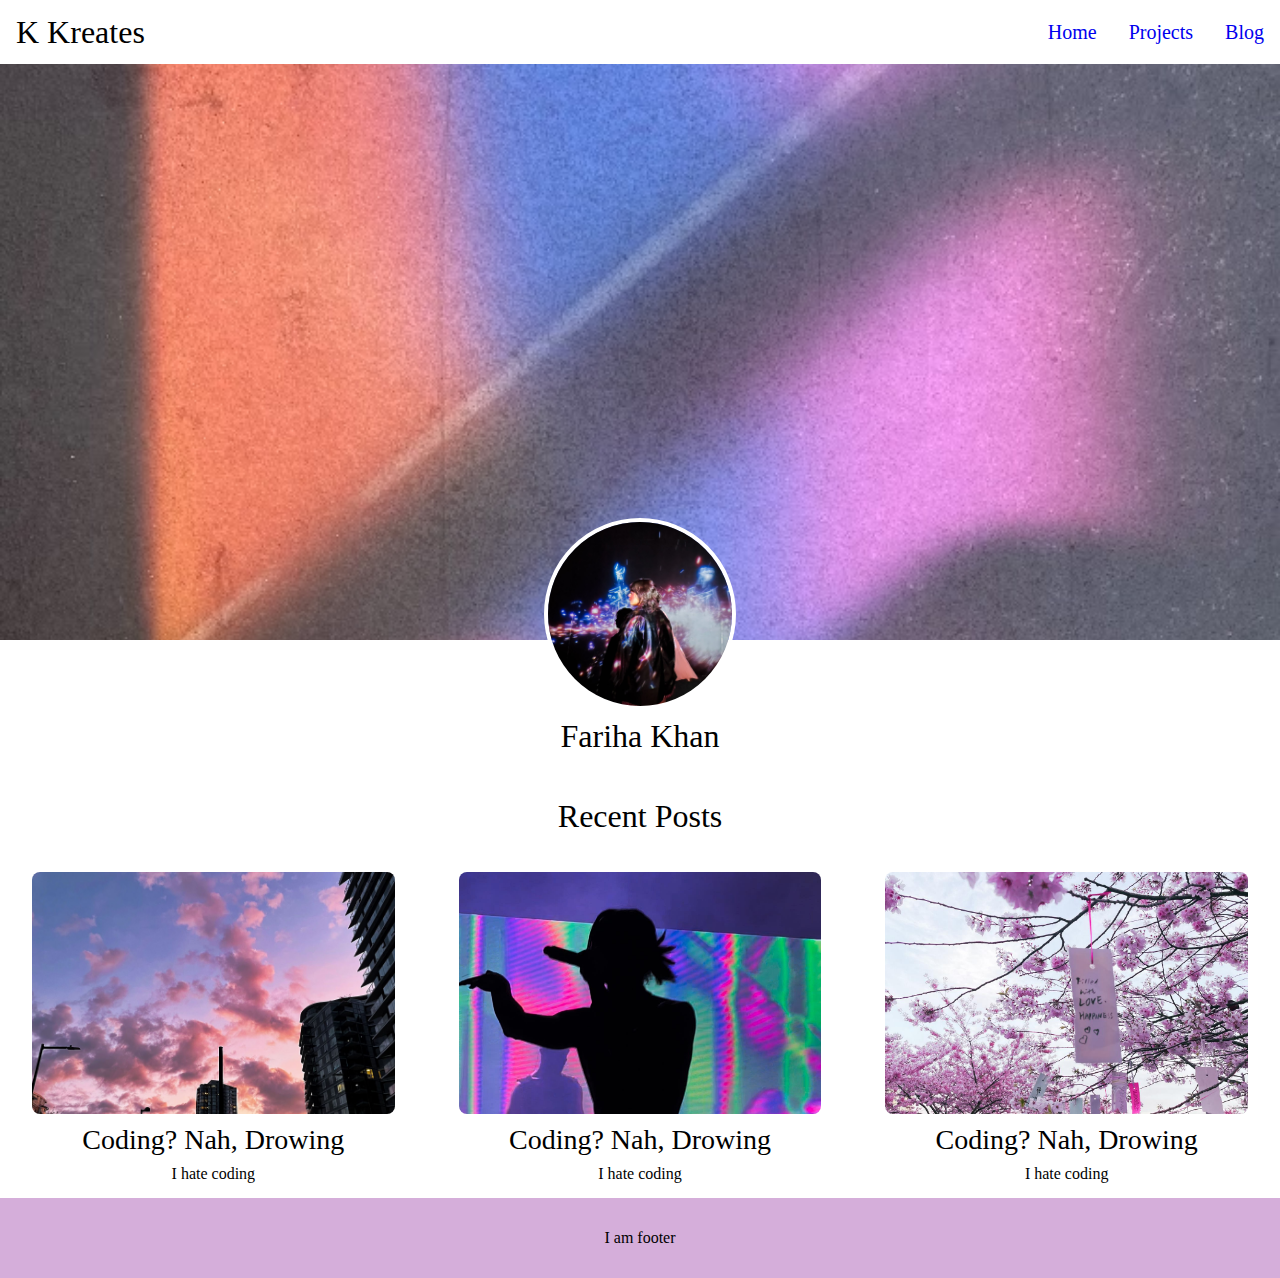
<file: index.html>
<!DOCTYPE html>
<html lang="en">
<head>
    <meta charset="UTF-8">
    <meta name="viewport" content="width=device-width, initial-scale=1.0">
    <title>K Kreates</title>
    <link rel="stylesheet" href="css/reset.css">
    <link rel="stylesheet" href="css/styles.css">
</head>
<body>
    <header class="site-header">
        <div class="site-header__container">
            <h1>K Kreates</h1>

            <nav class="site-nav">
                <ul>
                    <li><a href="#">Home</a></li>
                    <li><a href="#">Projects</a></li>
                    <li><a href="#">Blog</a></li>
                </ul>
            </nav>
        </div>
    </header>

    <main>
        <section class="site-cover">
            <div class="site-profile">
                <img class="site-profile__pic" src="/images/profile-image.jpg">
                <h2 class="site-profile__name">Fariha Khan</h2>
            </div>
        </section>


        <section class="posts">
            <h2>Recent Posts</h2>

            <div class="posts__content">
                <div class="posts__card">
                    <img src="images/post-2.jpg">
                    <h3>Coding? Nah, Drowing</h3>
                    <p>I hate coding</p>
                </div>

                <div class="posts__card">
                    <img src="images/post-1.JPG">
                    <h3>Coding? Nah, Drowing</h3>
                    <p>I hate coding</p>
                </div>

                <div class="posts__card">
                    <img src="images/post-3.jpg">
                    <h3>Coding? Nah, Drowing</h3>
                    <p>I hate coding</p>
                </div>
            </div>
        </section>
    </main>
    <footer class="site-footer">
        <p>I am footer</p>
    </footer>
</body>
</html>
</file>
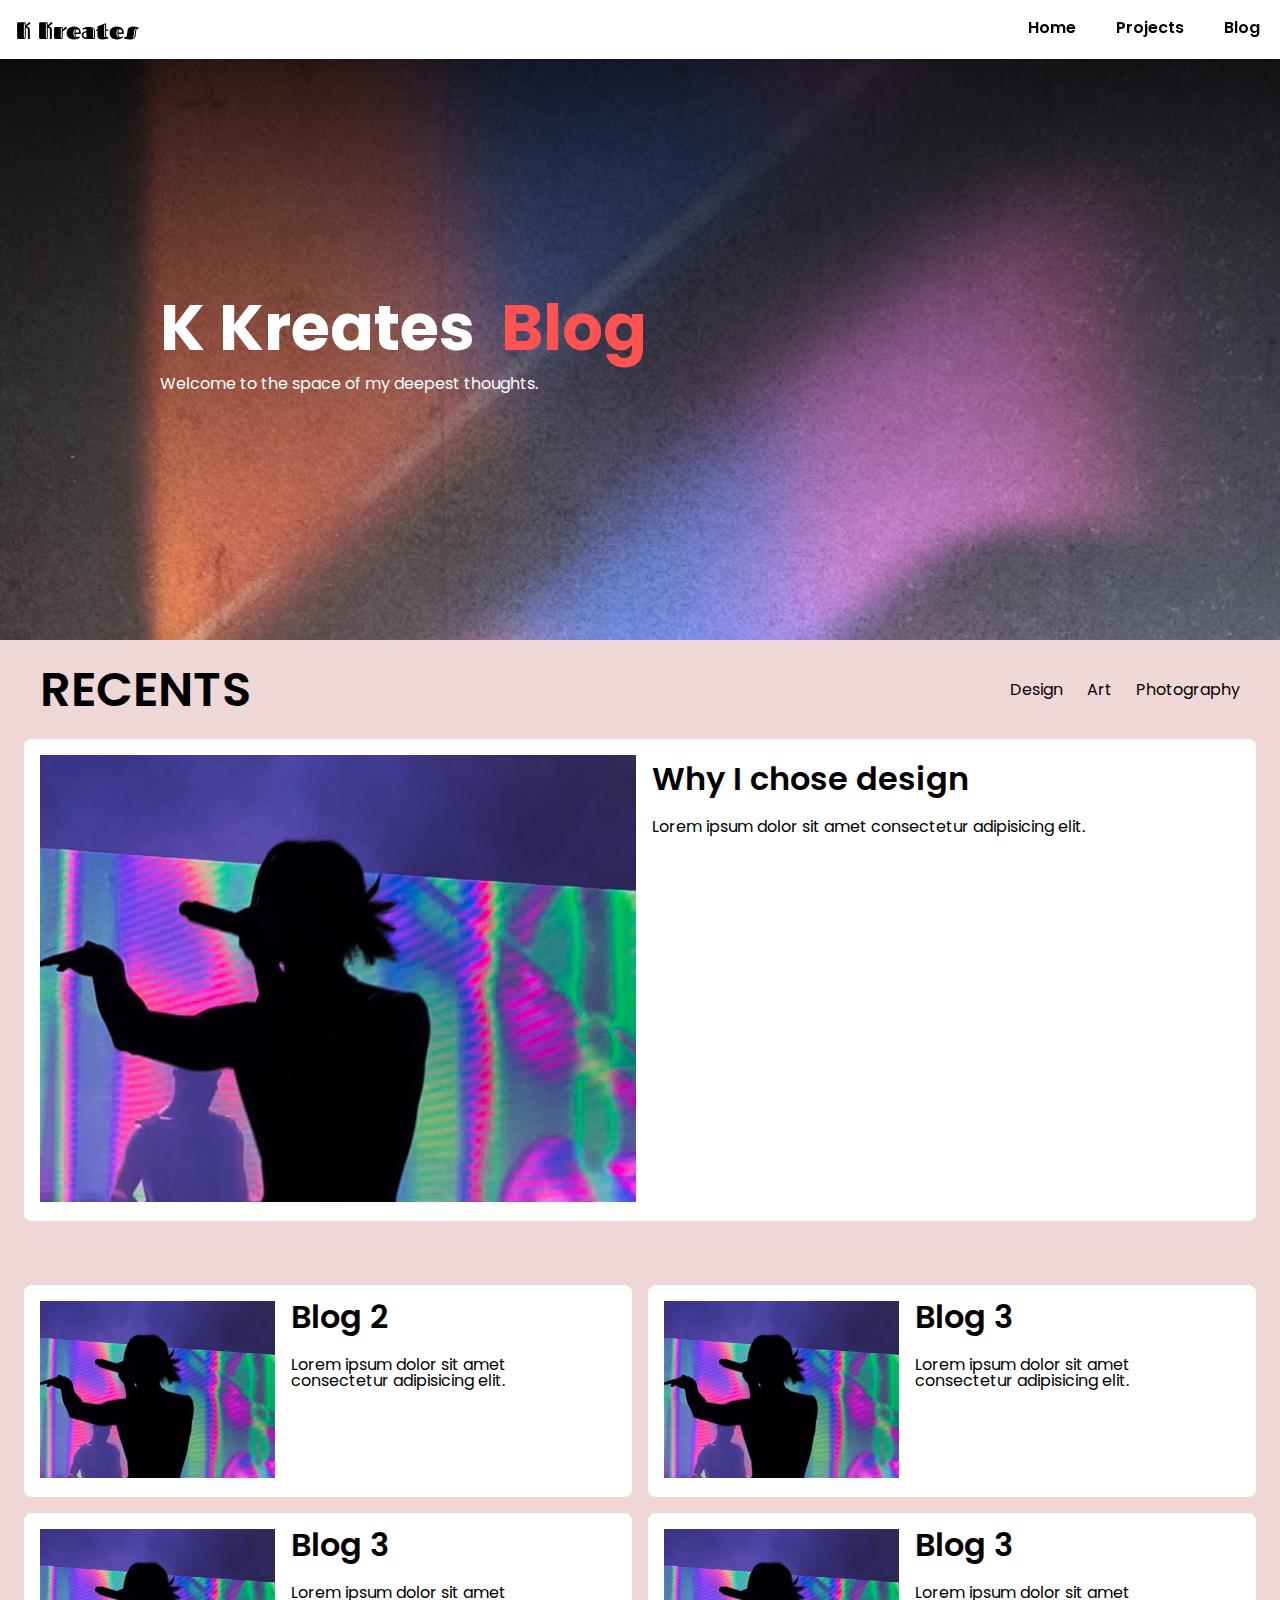
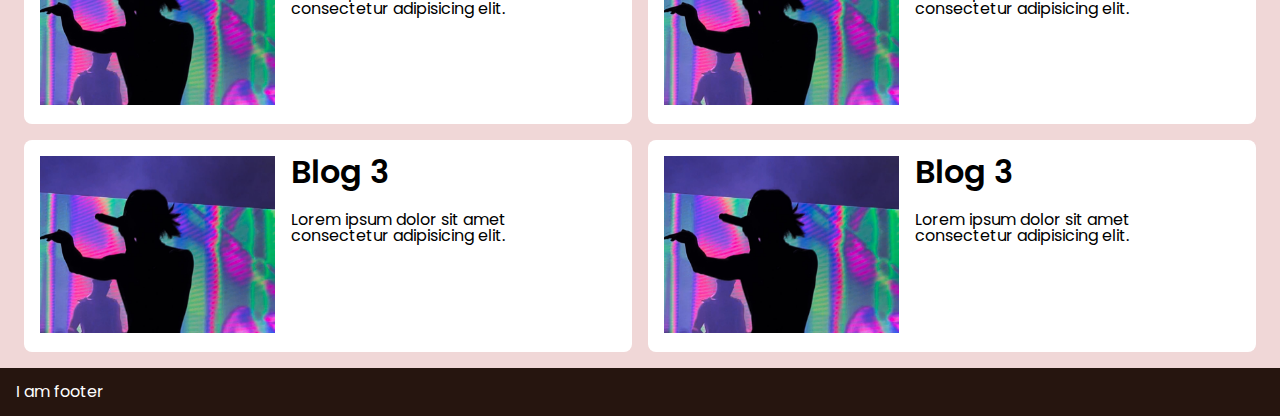
<file: index2.html>
<!DOCTYPE html>
<html lang="en">
<head>
    <meta charset="UTF-8">
    <meta name="viewport" content="width=device-width, initial-scale=1.0">
    <title>Document</title>
    <link rel="stylesheet" href="css/reset.css">
    <link rel="stylesheet" href="css/styles2.css">
    <link rel="preconnect" href="https://fonts.googleapis.com">
    <link rel="preconnect" href="https://fonts.gstatic.com" crossorigin>
    <link href="https://fonts.googleapis.com/css2?family=Fascinate+Inline&family=Poppins:ital,wght@0,100;0,200;0,300;0,400;0,500;0,600;0,700;0,800;0,900;1,100;1,200;1,300;1,400;1,500;1,600;1,700;1,800;1,900&display=swap" rel="stylesheet">
</head>

<body>

    <header class="site-header">
        <div class="site-header__container">
            <h1>K Kreates</h1>

            <nav class="site-nav">
                <ul>
                    <li><a href="index.html">Home</a></li>
                    <li><a href="#">Projects</a></li>
                    <li><a href="blog.html">Blog</a></li>
                </ul>
            </nav>
        </div>
    </header>

    <main>
        <section class="site-banner">
            <div class="site-banner__container">
                <div class="site-banner__text">
                    <h2>K Kreates <span style="color: #FE5353; padding-left: 0.75rem;">Blog</span>
                    </h2>
                    <p>Welcome to the space of my deepest thoughts.</p>
                </div>
            </div>
        </section>

        <section class="blog">
            <div class="blog-content">
                <h3>RECENTS</h3>

                <nav class="blog-nav">
                    <ul>
                        <li><a href="#">Design</a></li>
                        <li><a href="#">Art</a></li>
                        <li><a href="#">Photography</a></li>
                    </ul>
                </nav>
            </div>
        </section>

        <section class="blog-preview">
            <div class="blog-preview__container">
                <div class="grid">
                    <div class="blog-preview__card grid">
                        <div class="blog-preview__image">
                            <img src="images/post-1.JPG">
                        </div>
                        <div class="blog-preview__text">
                            <h4>Why I chose design</h4>
                            <p>Lorem ipsum dolor sit amet consectetur adipisicing elit.</p>
                        </div>
                    </div>
                    <div class="blog-preview__card grid">
                        <div class="blog-preview__image">
                            <img src="images/post-1.JPG">
                        </div>
                        <div class="blog-preview__text">
                            <h4>Blog 2</h4>
                            <p>Lorem ipsum dolor sit amet consectetur adipisicing elit.</p>
                        </div>
                    </div>
                    <div class="blog-preview__card grid">
                        <div class="blog-preview__image">
                            <img src="images/post-1.JPG">
                        </div>
                        <div class="blog-preview__text">
                            <h4>Blog 3</h4>
                            <p>Lorem ipsum dolor sit amet consectetur adipisicing elit.</p>
                        </div>
                    </div>
                    <div class="blog-preview__card grid">
                        <div class="blog-preview__image">
                            <img src="images/post-1.JPG">
                        </div>
                        <div class="blog-preview__text">
                            <h4>Blog 3</h4>
                            <p>Lorem ipsum dolor sit amet consectetur adipisicing elit.</p>
                        </div>
                    </div>
                    <div class="blog-preview__card grid">
                        <div class="blog-preview__image">
                            <img src="images/post-1.JPG">
                        </div>
                        <div class="blog-preview__text">
                            <h4>Blog 3</h4>
                            <p>Lorem ipsum dolor sit amet consectetur adipisicing elit.</p>
                        </div>
                    </div>
                    <div class="blog-preview__card grid">
                        <div class="blog-preview__image">
                            <img src="images/post-1.JPG">
                        </div>
                        <div class="blog-preview__text">
                            <h4>Blog 3</h4>
                            <p>Lorem ipsum dolor sit amet consectetur adipisicing elit.</p>
                        </div>
                    </div>
                    <div class="blog-preview__card grid">
                        <div class="blog-preview__image">
                            <img src="images/post-1.JPG">
                        </div>
                        <div class="blog-preview__text">
                            <h4>Blog 3</h4>
                            <p>Lorem ipsum dolor sit amet consectetur adipisicing elit.</p>
                        </div>
                    </div>
                </div>
            </div>
        </section>
    </main>

    <footer class="site-footer">
        <div class="site-footer_container">
            <p>I am footer</p>
        </div>
    </footer>
</body>
</html>
</file>
<file: css/styles.css>
* {
    margin: 0;
    padding: 0;
    box-sizing: border-box;
}

/* Typography */
h1 {font-size: 1rem;}
h2 {font-size: 1.25rem;}
h3 {font-size: 1.25rem;}


/* header */

.site-header {
    width: 100%;
    padding: 1rem;
    position: fixed;
    /* top: 0;
    left: 0; */
    background-color: white;
    z-index: 1000;
}

.site-header__container {
    display: flex;
    justify-content: space-between;
    align-items: center;
    width: 100%;
}

.site-nav ul {
    display: flex;
    gap: 2rem;
}

.site-nav a {
    text-decoration: none;
}

/* Cover */

.site-cover {
    background-image: url("/images/site-banner.jpg");
    aspect-ratio: 4/3;
    background-size: cover;
    position: relative;
}

.site-profile {
    position: absolute;
    bottom: -4rem;
    text-align: center;
    display: flex;
    flex-direction: column;
    align-items: center;
    width: 100%;
    padding: 0 1rem;
}

.site-profile__pic {
    width: 7.5rem;
    height: 7.5rem;
    border-radius: 50%;
    border: 0.25rem solid white;
    object-fit: cover;
}

.site-profile__name {
    margin-top: 0.625rem;
}

/* Posts */

.posts {
    margin-top: 6rem;
    text-align: center;
}

.posts h2 {
    margin-bottom: 1.5rem;
}

.posts__content {
    display: grid;
    gap: 2rem;
    grid-template-columns: repeat(12, 1fr);
    padding: 0 1rem;
}

.posts__card {
    display: grid; /*if i remove this, it squishes the text together*/
    grid-column: span 12;
    gap: 0.75rem;
    max-width: 100%;
    padding: 1rem;
    border-radius: 0.5rem;
    background: #fff;
    text-align: center;
}

.posts__card img {
    width: 100%;
    border-radius: 0.5rem;
    aspect-ratio: 3/2;
    object-fit: cover;
}

.read-more {
    grid-column: 1/-1;
    background-color:blueviolet;
    color: white;
    display: inline-block;
    padding: 0.5rem 1rem;
    border-radius: 0.5rem;
    margin: auto;
    text-decoration: none;
}

/* footer */

.site-footer {
    background-color: rgb(213, 174, 218);
    text-align: center;
    padding: 2rem;
}

/* media query for screens wider than 400px  */

@media screen and (min-width: 800px) {

    h1 {font-size: 2rem;}
    h2 {font-size: 2rem;}
    h3 {font-size: 1.75rem;}

    .site-cover {aspect-ratio: 5/2;}

     .site-nav a {
        font-size: 1.25rem;
     }

    .site-profile {
    bottom: -7rem;} 
    
    .site-profile__pic {
    width: 12rem;
    height: 12rem;}

    .posts {
    margin-top: 10rem;}

    .posts__card {
        grid-column: span 6;
    }
}

@media screen and (min-width: 1200px) {

    .site-cover {aspect-ratio: 6/3;}

    .posts__card {
        grid-column: span 4;
    }
}
</file>
<file: css/styles2.css>
:root {
    --bold: 700;
    --semi-bold: 600;
    --extra-bold: 800;
    --lavendar: rgb(245, 216, 252);
    --violet: rgb(61, 34, 86);
}


body {
    margin: 0;
    padding: 0;
    box-sizing: border-box;
    font-family: "Poppins", sans-serif;
    background-color: #F0D7D7;
}

/* Typography */
h1 {
    font-size: 1.5rem;
    font-family: "Fascinate Inline", sans-serif;
    font-weight: 400;
    font-style: normal;
}
h2 {
    font-size: 1.25rem;
    font-weight: var(--bold);
}
h3 {font-size: 1.25rem;}

.grid {
    display: grid;
    grid-template-columns: repeat(12, 1fr);
    gap: 1rem;
}


/* header */

.site-header {
    width: 100%;
    padding: 1rem;
    position: fixed;
    background-color: white;
    box-shadow: 0 .125rem .625rem rgba(0,0,0,.08); 
    z-index: 1000;
}

.site-header__container {
    display: flex;
    justify-content: space-between;
    align-items: center;
    width: 100%;
    max-width: 80rem;
    margin: 0 auto;
}

.site-nav ul {
    display: flex;
    gap: 2rem;
}

.site-nav a {
    text-decoration: none;
    font-size: 0.80rem;
    font-weight: var(--semi-bold);
    color: black;
}



/* Site Banner */

.site-banner {
    background-image: linear-gradient(to bottom, rgba(0, 0, 0, 0.9), rgba(0, 0, 0, 0)), url("../images/site-banner.jpg");
    aspect-ratio: 4/3;
    background-size: cover;
    position: relative;
}

.site-banner__text {
    position: absolute;
    top: 0;
    left: 0;
    width: 100%;
    height: 100%;
    text-align: left;
    display: flex;
    flex-direction: column;
    justify-content: center;
    z-index: 2;
    animation: fadeInleft 0.8s ease-out forwards;
}

@keyframes fadeInleft {
    0% {
        opacity: 0;
        transform: translateX(-1.875rem);
    }

    100% {
        opacity: 1;
        transform: translateX(0);
    }
}

.site-banner__text h2 {
    font-size: 2rem;
    padding-top: 3rem;
    padding-left: 1rem;
    color: white;
}

.site-banner__text p {
    padding-top: 1rem;
    padding-left: 1rem;
    color: white;
    word-wrap: break-word;
}

/* Blog and blog nav */

.blog {
    margin: 1.6rem 1.5rem;
}

.blog-content {
    display: flex;
    justify-content: space-between;
    align-items: center;
    max-width: 80rem;
    margin: 0 auto;
}

.blog-content h3 {
    font-size: 1.5rem;
    font-weight: var(--semi-bold);
}

.blog-nav ul {
    display: flex;
    align-items: center;
    justify-content: center;
    gap: 1.5rem;
}

.blog-nav a {
    text-decoration: none;
    font-size: 0.75rem;
    color: black;
}

.blog-nav a:hover {
    text-decoration: underline;
}

/* Blog preview */

.blog-preview {
    margin: 1rem 0.5rem;

}

.blog-preview__container {
    padding: 0 1rem;
    max-width: 80rem;
    margin: 0 auto;
    
}

.blog-preview__card {
    grid-column: auto / span 12;
    align-items: start;
    background-color: white;
    padding: 1rem;
    border-radius: 0.5rem;
    gap: 0.5rem;
    animation: scrolling linear;
    animation-timeline: view();
    animation-range: entry 0;
    transition: box-shadow 0.3s ease, transform 0.3s ease;
}

.blog-preview__card:hover {
    box-shadow: 0 0.5rem 1.5rem rgba(0, 0, 0, 0.15);
    transform: translateY(-6px);
}

.blog-preview__image {
    grid-column: auto / span 5;
}

.blog-preview__image img {
    width: 100%;
    aspect-ratio: 4/3;
    object-fit: cover;
}

.blog-preview__text {
    grid-column: auto / span 6;
    text-align: left;
    padding-left: 0.5rem;
}

.blog-preview__text h4 {
    padding-bottom: 0.5rem;
    font-weight: var(--semi-bold);
}

.read-more {
    margin-top: 1rem;
    /* background-color: #FE5353;
    border-radius: 2rem;
    display: inline-block; */
}

.read-more a {
    text-decoration: none;
    color: #FE5353;
    font-size: 0.8rem;
    
}

.read-more:hover {
    text-decoration: underline;
    text-decoration-color: #FE5353;
}

.blog-preview__card:first-child {
    grid-column: auto / span 12;
    text-align: center;
}

.blog-preview__card:first-child .blog-preview__image {
    grid-column: span 12;
}

.blog-preview__card:first-child .blog-preview__text {
    grid-column: span 12;
    padding: 0;
}

@keyframes scrolling {
    from {
        opacity: 0;
        scale: 0.5;
    }
    to {
        opacity: 1;
        scale: 1;
    }
}

/* Blog.html */
.blog-page {
    padding-top: 10rem;
}

/* .blog-content {
    grid-column: auto / span 12;
} */

.blog-page__title {
    grid-column: auto / span 12;
}

.blog-page__image {
    grid-column: auto / span 12;
}



.blog-page__article {
    grid-column: auto / span 12;
}

/* footer */

.site-footer {
    padding: 1rem;
    background-color: #26150F;
    color: white;
}

@media screen and (min-width: 768px) {

    .site-banner {
        aspect-ratio: 3/2;
    }
    
    .site-banner__text h2 {
        font-size: 4rem;
    }

    .site-nav a {
        position: relative;
        display: inline-block;
        padding: 0.25rem 0.25rem;
        z-index: 1;
        overflow: hidden;
    }
    
    .site-nav a::before {
        content: "";
        position: absolute;
        top: 0;
        left: 0;
        width: 100%;
        height: 100%;
        background-color: #FE5353;
        transform: scaleX(0);
        transform-origin: left;
        transition: transform 0.3s ease;
        z-index: -1;
    }

    .site-nav a:hover::before {
        transform: scaleX(1);
    }

    .blog-content h3 {
    font-size: 3rem;
    }

    .blog-nav a {
        font-size: 1rem;
    }

    .blog-preview__text h4 {
        font-size: 2rem;
        padding-bottom: 1.5rem;
    }

    .blog-preview__card:first-child {
    grid-column: auto / span 12;
    align-items: start;
    margin-bottom: 3rem;
    }

    .blog-preview__card:first-child .blog-preview__image {
    grid-column: auto / span 6;
    }

    .blog-preview__card:first-child .blog-preview__text {
    grid-column: auto / span 6;
    padding: 0.5rem; 
    }

    .blog-preview__card:first-child .blog-preview__image img {
        aspect-ratio: 4/3;
    }

    .blog-preview__card:not(:first-child) {
        grid-column: auto / span 6;
    }
}

@media screen and (min-width: 1280px) {

    .site-banner {
        aspect-ratio: 6/3;
    }

    .site-nav a {
        font-size: 1rem;
    }

    .site-banner__text h2 {
        padding-left: 10rem;
    }

    .site-banner__text p {
        padding-left: 10rem;
    }

    .blog-content {
        padding: 0 1rem;
    }
        
}
</file>
